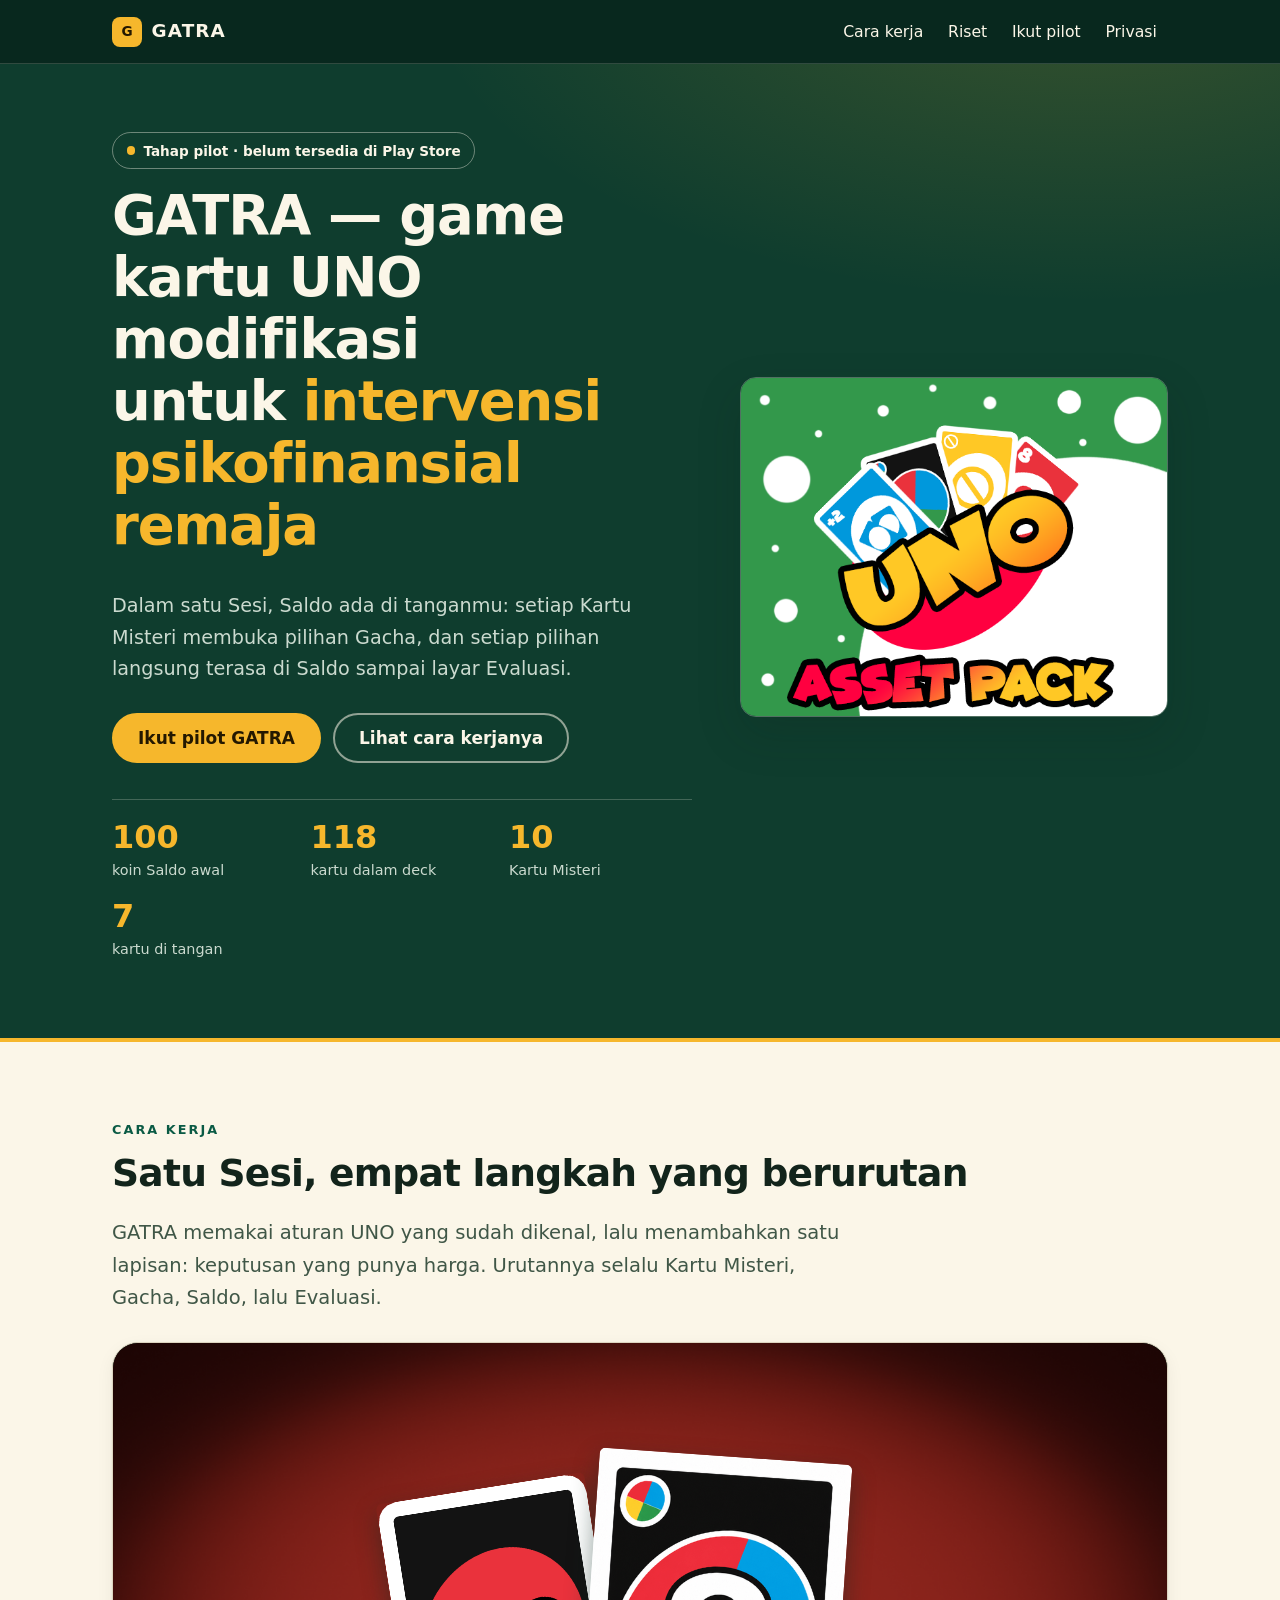
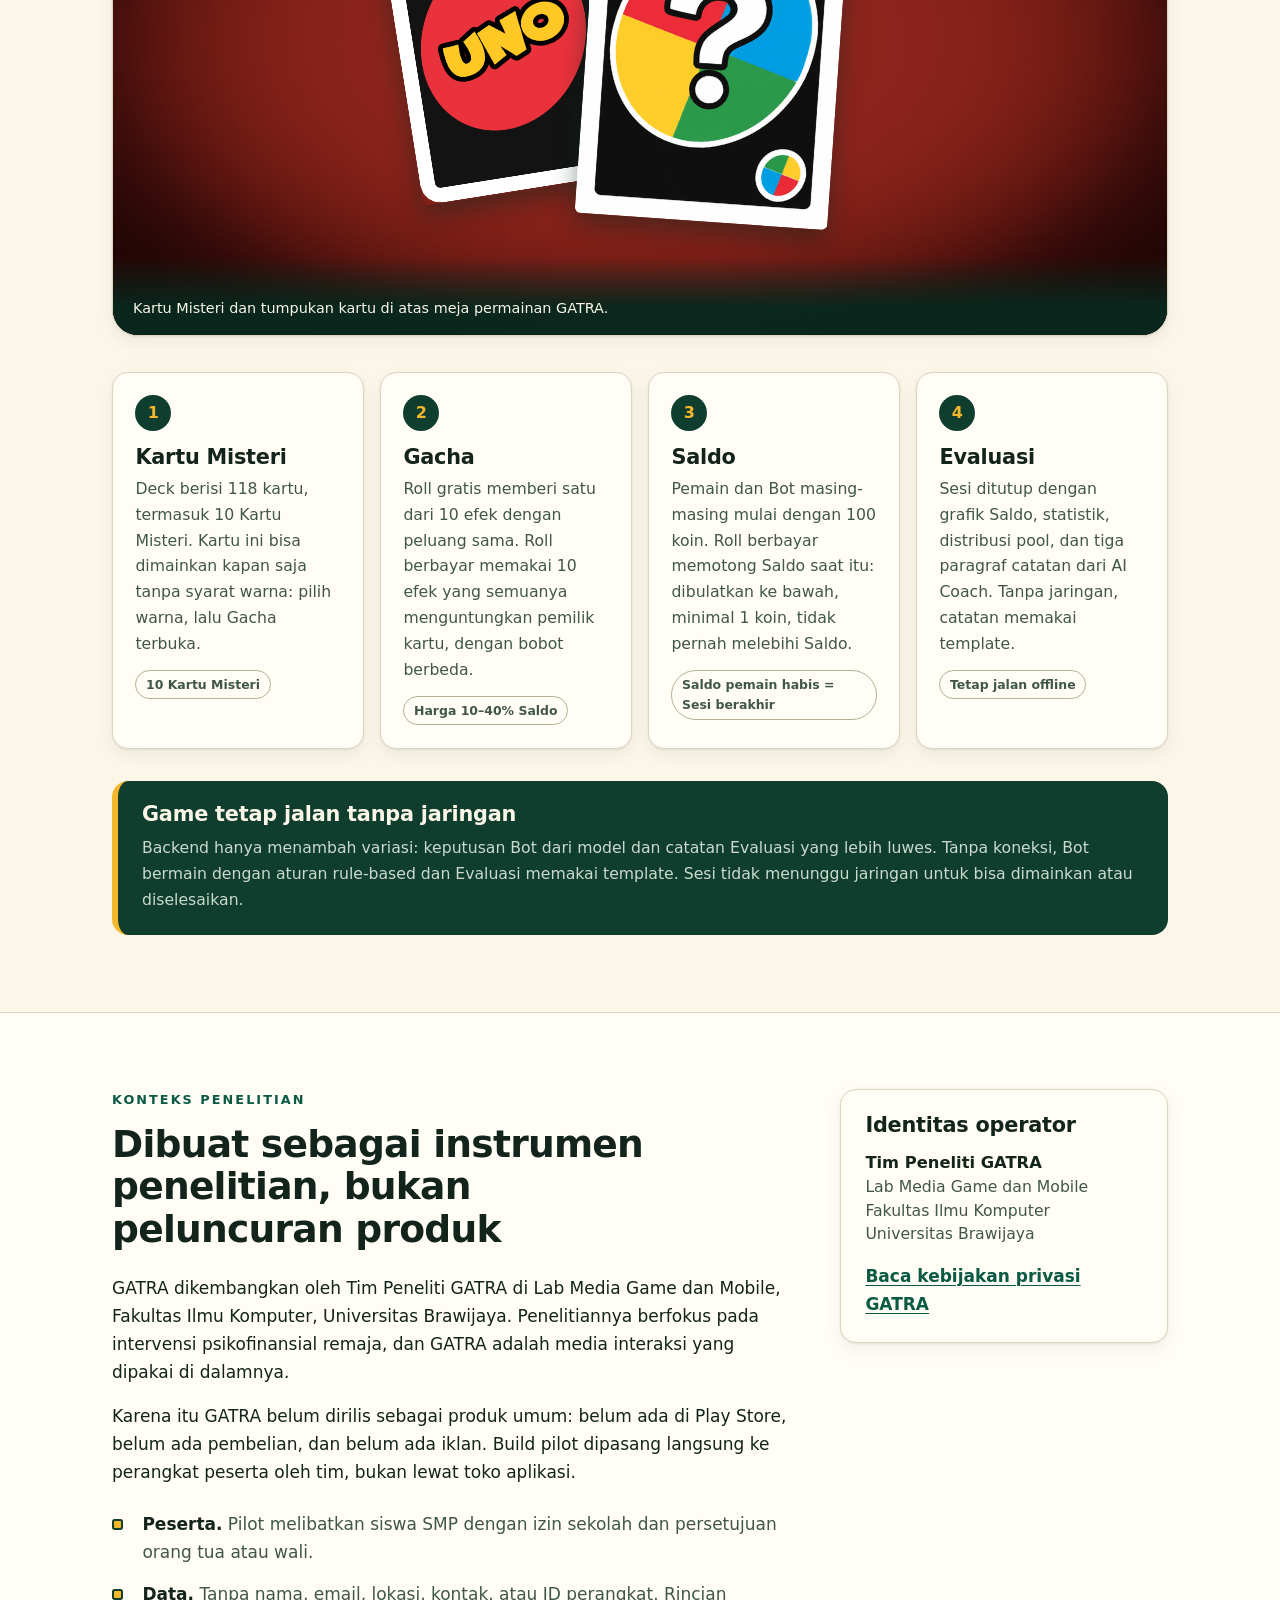
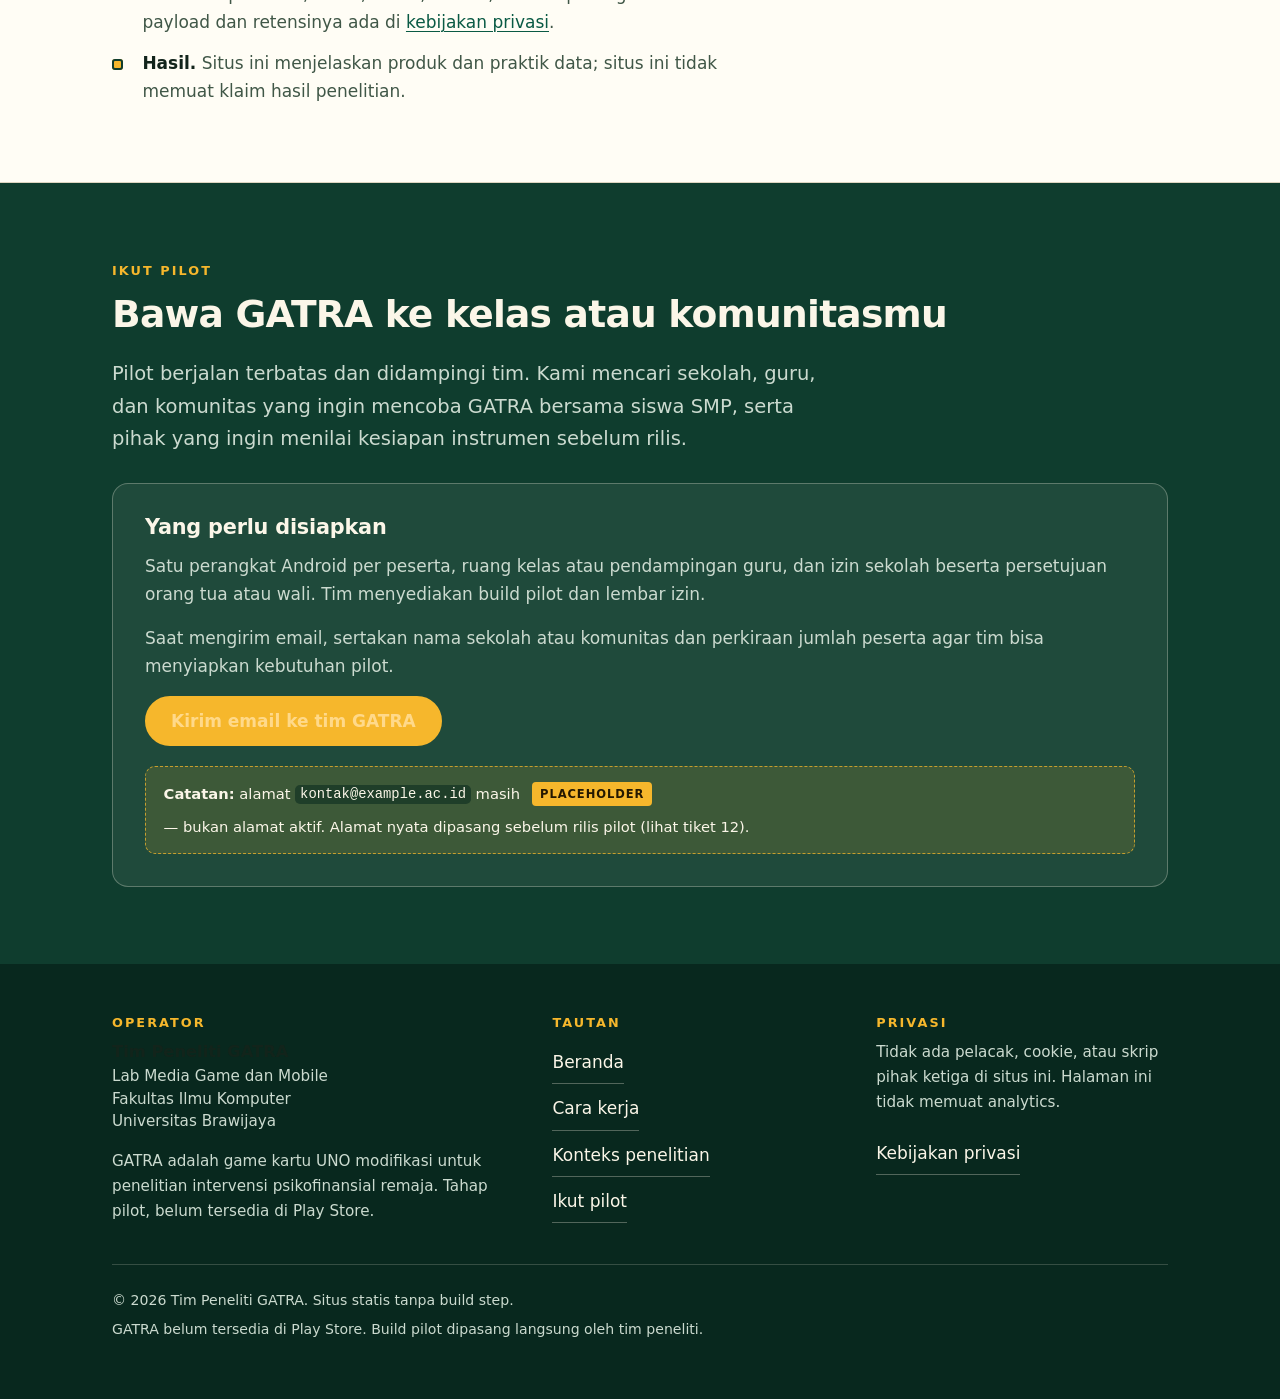
<file: index.html>
<!doctype html>
<html lang="id">
<head>
<meta charset="utf-8">
<meta name="viewport" content="width=device-width, initial-scale=1">
<title>GATRA — Game Kartu UNO untuk Intervensi Psikofinansial Remaja</title>
<meta name="description" content="GATRA adalah game kartu UNO modifikasi untuk penelitian intervensi psikofinansial remaja: Kartu Misteri, Gacha, Saldo, dan Evaluasi. Masih tahap pilot, belum tersedia di Play Store.">
<link rel="canonical" href="https://hadilo.github.io/gatra-frontend/">

<meta property="og:type" content="website">
<meta property="og:site_name" content="GATRA">
<meta property="og:locale" content="id_ID">
<meta property="og:title" content="GATRA — Game Kartu UNO untuk Intervensi Psikofinansial Remaja">
<meta property="og:description" content="Kartu Misteri membuka Gacha, Gacha menggerus atau menambah Saldo, dan Evaluasi menunjukkan akibatnya. Sebuah game kartu untuk penelitian intervensi psikofinansial remaja.">
<meta property="og:url" content="https://hadilo.github.io/gatra-frontend/">
<meta property="og:image" content="https://hadilo.github.io/gatra-frontend/assets/img/Banner.png">
<meta property="og:image:alt" content="Banner GATRA">

<meta name="twitter:card" content="summary_large_image">
<meta name="twitter:title" content="GATRA — Game Kartu UNO untuk Intervensi Psikofinansial Remaja">
<meta name="twitter:description" content="Kartu Misteri, Gacha, Saldo, dan Evaluasi dalam satu Sesi. Tahap pilot, belum tersedia di Play Store.">
<meta name="twitter:image" content="https://hadilo.github.io/gatra-frontend/assets/img/Banner.png">

<link rel="icon" href="assets/img/favicon.png" type="image/png">
<link rel="apple-touch-icon" href="assets/img/favicon.png">
<link rel="stylesheet" href="styles.css">
</head>
<body>
<a class="skip-link" href="#main">Langsung ke konten</a>

<header class="site-header">
  <div class="wrap">
    <a class="brand" href="index.html">
      <span class="brand-mark" aria-hidden="true">G</span>
      GATRA
    </a>
    <nav class="site-nav" aria-label="Navigasi utama">
      <ul>
        <li><a href="#cara-kerja">Cara kerja</a></li>
        <li><a href="#riset">Riset</a></li>
        <li><a href="#pilot">Ikut pilot</a></li>
        <li><a href="privacy.html">Privasi</a></li>
      </ul>
    </nav>
  </div>
</header>

<main id="main">

  <section class="hero" aria-labelledby="judul-utama">
    <div class="wrap hero-grid">
      <div>
        <p class="badge">Tahap pilot &middot; belum tersedia di Play Store</p>
        <h1 id="judul-utama">GATRA &mdash; game kartu UNO modifikasi untuk <span class="accent">intervensi psikofinansial remaja</span></h1>
        <p class="hero-lede">Dalam satu Sesi, Saldo ada di tanganmu: setiap Kartu Misteri membuka pilihan Gacha, dan setiap pilihan langsung terasa di Saldo sampai layar Evaluasi.</p>
        <div class="hero-actions">
          <a class="btn btn-primary" href="#pilot">Ikut pilot GATRA</a>
          <a class="btn btn-ghost" href="#cara-kerja">Lihat cara kerjanya</a>
        </div>

        <ul class="stats">
          <li>
            <span class="value">100</span>
            <span class="label">koin Saldo awal</span>
          </li>
          <li>
            <span class="value">118</span>
            <span class="label">kartu dalam deck</span>
          </li>
          <li>
            <span class="value">10</span>
            <span class="label">Kartu Misteri</span>
          </li>
          <li>
            <span class="value">7</span>
            <span class="label">kartu di tangan</span>
          </li>
        </ul>
      </div>

      <figure class="hero-art">
        <img src="assets/img/Banner.png" width="630" height="500"
             alt="Banner GATRA, gambar header yang tampil di aplikasi permainan">
      </figure>
    </div>
  </section>

  <section class="section" id="cara-kerja" aria-labelledby="judul-cara-kerja">
    <div class="wrap">
      <p class="eyebrow">Cara kerja</p>
      <h2 id="judul-cara-kerja">Satu Sesi, empat langkah yang berurutan</h2>
      <p class="lede">GATRA memakai aturan UNO yang sudah dikenal, lalu menambahkan satu lapisan: keputusan yang punya harga. Urutannya selalu Kartu Misteri, Gacha, Saldo, lalu Evaluasi.</p>

      <figure class="table-shot">
        <img class="table-shot__felt" src="assets/img/Table_0.png" width="1280" height="720"
             alt="" aria-hidden="true" loading="lazy" decoding="async">
        <img class="table-shot__card table-shot__card--back" src="assets/img/Deck.png" width="388" height="562"
             alt="Punggung kartu GATRA" loading="lazy" decoding="async">
        <img class="table-shot__card table-shot__card--mystery" src="assets/img/Mystery_Card.png" width="388" height="562"
             alt="Kartu Misteri GATRA" loading="lazy" decoding="async">
        <figcaption>Kartu Misteri dan tumpukan kartu di atas meja permainan GATRA.</figcaption>
      </figure>

      <ol class="steps">
        <li class="step">
          <span class="step-num" aria-hidden="true">1</span>
          <h3>Kartu Misteri</h3>
          <p>Deck berisi 118 kartu, termasuk 10 Kartu Misteri. Kartu ini bisa dimainkan kapan saja tanpa syarat warna: pilih warna, lalu Gacha terbuka.</p>
          <span class="step-tag">10 Kartu Misteri</span>
        </li>
        <li class="step">
          <span class="step-num" aria-hidden="true">2</span>
          <h3>Gacha</h3>
          <p>Roll gratis memberi satu dari 10 efek dengan peluang sama. Roll berbayar memakai 10 efek yang semuanya menguntungkan pemilik kartu, dengan bobot berbeda.</p>
          <span class="step-tag">Harga 10&ndash;40% Saldo</span>
        </li>
        <li class="step">
          <span class="step-num" aria-hidden="true">3</span>
          <h3>Saldo</h3>
          <p>Pemain dan Bot masing-masing mulai dengan 100 koin. Roll berbayar memotong Saldo saat itu: dibulatkan ke bawah, minimal 1 koin, tidak pernah melebihi Saldo.</p>
          <span class="step-tag">Saldo pemain habis = Sesi berakhir</span>
        </li>
        <li class="step">
          <span class="step-num" aria-hidden="true">4</span>
          <h3>Evaluasi</h3>
          <p>Sesi ditutup dengan grafik Saldo, statistik, distribusi pool, dan tiga paragraf catatan dari AI Coach. Tanpa jaringan, catatan memakai template.</p>
          <span class="step-tag">Tetap jalan offline</span>
        </li>
      </ol>

      <aside class="callout">
        <h3>Game tetap jalan tanpa jaringan</h3>
        <p>Backend hanya menambah variasi: keputusan Bot dari model dan catatan Evaluasi yang lebih luwes. Tanpa koneksi, Bot bermain dengan aturan rule-based dan Evaluasi memakai template. Sesi tidak menunggu jaringan untuk bisa dimainkan atau diselesaikan.</p>
      </aside>
    </div>
  </section>

  <section class="section section--paper" id="riset" aria-labelledby="judul-riset">
    <div class="wrap split">
      <div>
        <p class="eyebrow">Konteks penelitian</p>
        <h2 id="judul-riset">Dibuat sebagai instrumen penelitian, bukan peluncuran produk</h2>
        <p>GATRA dikembangkan oleh Tim Peneliti GATRA di Lab Media Game dan Mobile, Fakultas Ilmu Komputer, Universitas Brawijaya. Penelitiannya berfokus pada intervensi psikofinansial remaja, dan GATRA adalah media interaksi yang dipakai di dalamnya.</p>
        <p>Karena itu GATRA belum dirilis sebagai produk umum: belum ada di Play Store, belum ada pembelian, dan belum ada iklan. Build pilot dipasang langsung ke perangkat peserta oleh tim, bukan lewat toko aplikasi.</p>
        <ul class="facts">
          <li><strong>Peserta.</strong> Pilot melibatkan siswa SMP dengan izin sekolah dan persetujuan orang tua atau wali.</li>
          <li><strong>Data.</strong> Tanpa nama, email, lokasi, kontak, atau ID perangkat. Rincian payload dan retensinya ada di <a href="privacy.html">kebijakan privasi</a>.</li>
          <li><strong>Hasil.</strong> Situs ini menjelaskan produk dan praktik data; situs ini tidak memuat klaim hasil penelitian.</li>
        </ul>
      </div>

      <div class="card">
        <h3>Identitas operator</h3>
        <p class="identity">
          <strong>Tim Peneliti GATRA</strong>
          Lab Media Game dan Mobile<br>
          Fakultas Ilmu Komputer<br>
          Universitas Brawijaya
        </p>
        <p><a class="card-link" href="privacy.html">Baca kebijakan privasi GATRA</a></p>
      </div>
    </div>
  </section>

  <section class="section section--dark" id="pilot" aria-labelledby="judul-pilot">
    <div class="wrap">
      <p class="eyebrow">Ikut pilot</p>
      <h2 id="judul-pilot">Bawa GATRA ke kelas atau komunitasmu</h2>
      <p class="lede">Pilot berjalan terbatas dan didampingi tim. Kami mencari sekolah, guru, dan komunitas yang ingin mencoba GATRA bersama siswa SMP, serta pihak yang ingin menilai kesiapan instrumen sebelum rilis.</p>

      <div class="pilot-box">
        <h3>Yang perlu disiapkan</h3>
        <p>Satu perangkat Android per peserta, ruang kelas atau pendampingan guru, dan izin sekolah beserta persetujuan orang tua atau wali. Tim menyediakan build pilot dan lembar izin.</p>
        <p>Saat mengirim email, sertakan nama sekolah atau komunitas dan perkiraan jumlah peserta agar tim bisa menyiapkan kebutuhan pilot.</p>

        <p>
          <a class="btn btn-primary" href="mailto:kontak@example.ac.id?subject=Pilot%20GATRA" aria-describedby="catatan-email">Kirim email ke tim GATRA</a>
        </p>

        <!-- TODO(contact-email): ganti dengan alamat nyata, lihat tiket 12 -->
        <div class="placeholder" id="catatan-email">
          <span><strong>Catatan:</strong> alamat <code>kontak@example.ac.id</code> masih</span>
          <span class="tag">PLACEHOLDER</span>
          <span>&mdash; bukan alamat aktif. Alamat nyata dipasang sebelum rilis pilot (lihat tiket 12).</span>
        </div>
      </div>
    </div>
  </section>

</main>

<footer class="site-footer">
  <div class="wrap">
    <div>
      <h2>Operator</h2>
      <p class="identity">
        <strong>Tim Peneliti GATRA</strong>
        Lab Media Game dan Mobile<br>
        Fakultas Ilmu Komputer<br>
        Universitas Brawijaya
      </p>
      <p>GATRA adalah game kartu UNO modifikasi untuk penelitian intervensi psikofinansial remaja. Tahap pilot, belum tersedia di Play Store.</p>
    </div>

    <nav aria-label="Tautan kaki halaman">
      <h2>Tautan</h2>
      <ul class="footer-links">
        <li><a href="index.html">Beranda</a></li>
        <li><a href="#cara-kerja">Cara kerja</a></li>
        <li><a href="#riset">Konteks penelitian</a></li>
        <li><a href="#pilot">Ikut pilot</a></li>
      </ul>
    </nav>

    <div>
      <h2>Privasi</h2>
      <p>Tidak ada pelacak, cookie, atau skrip pihak ketiga di situs ini. Halaman ini tidak memuat analytics.</p>
      <ul class="footer-links">
        <li><a href="privacy.html">Kebijakan privasi</a></li>
      </ul>
    </div>

    <div class="footer-meta">
      <p>&copy; 2026 Tim Peneliti GATRA. Situs statis tanpa build step.</p>
      <p>GATRA belum tersedia di Play Store. Build pilot dipasang langsung oleh tim peneliti.</p>
    </div>
  </div>
</footer>
</body>
</html>
</file>
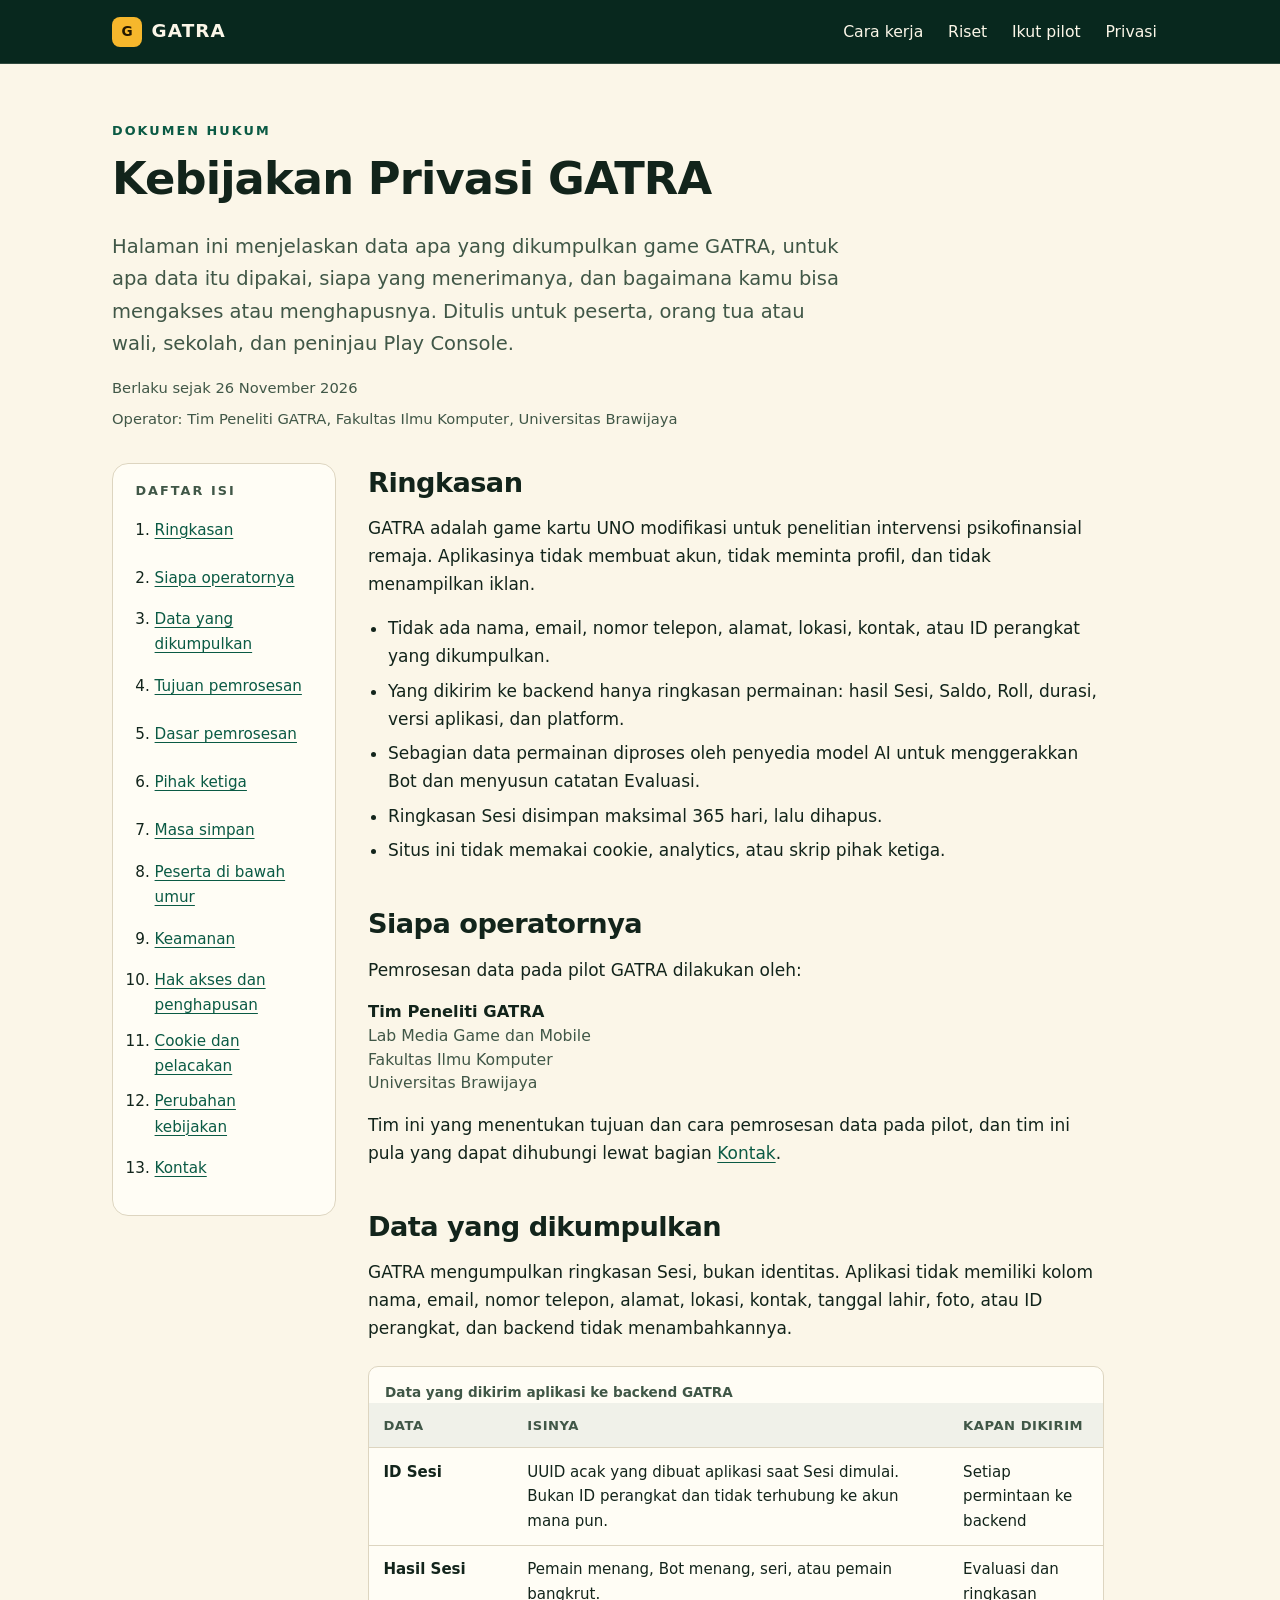
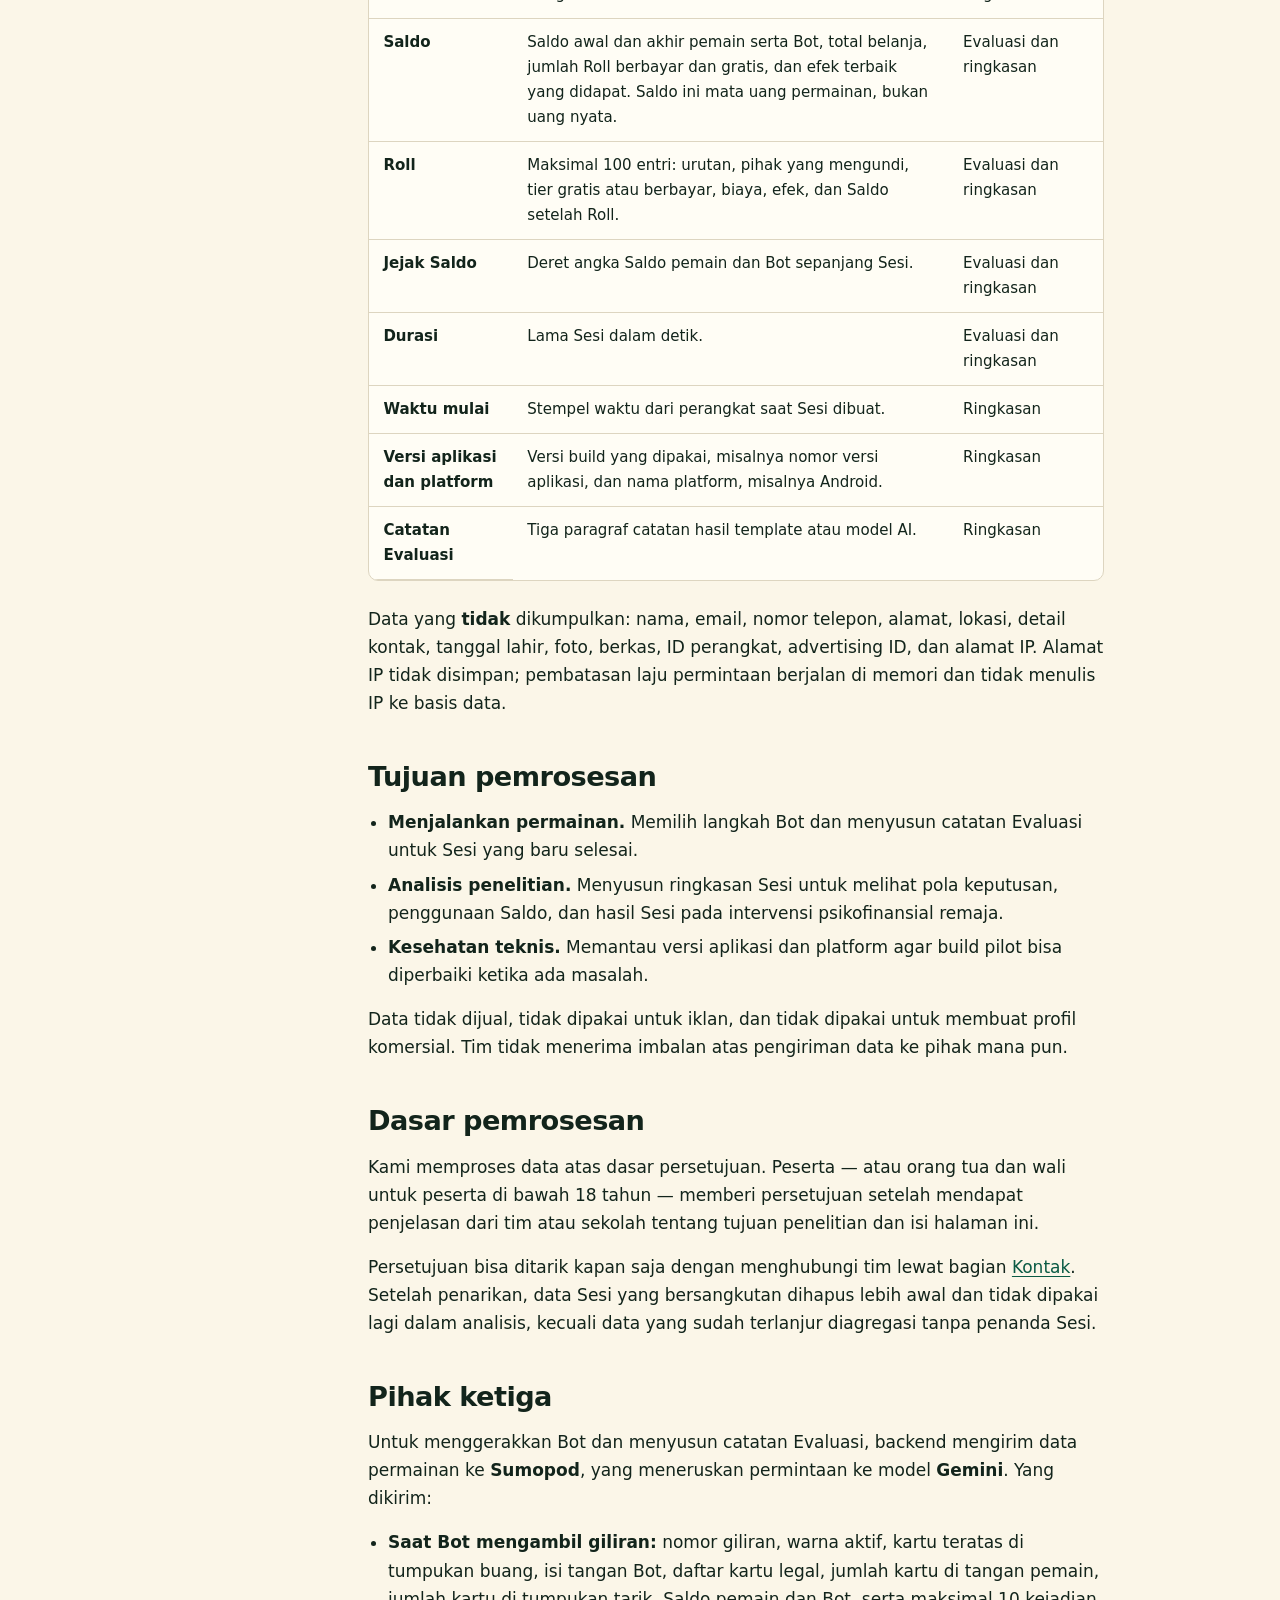
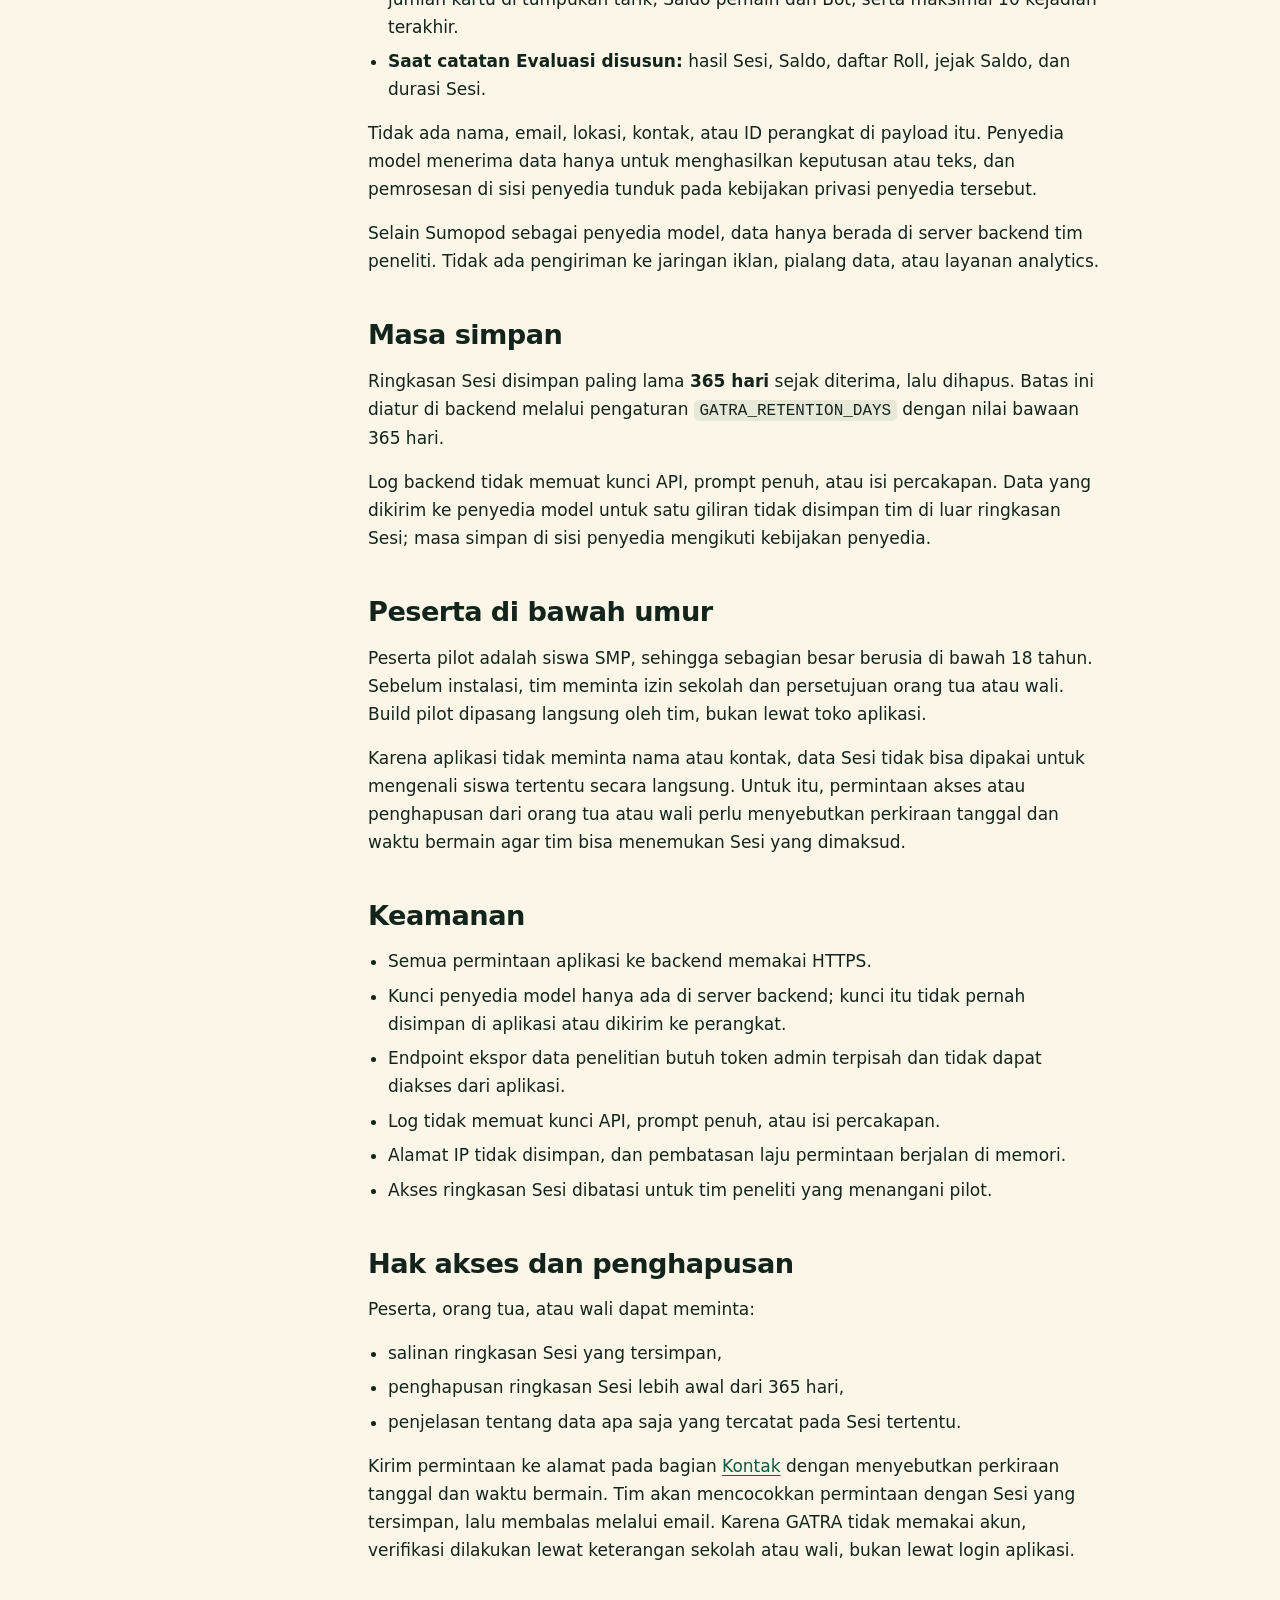
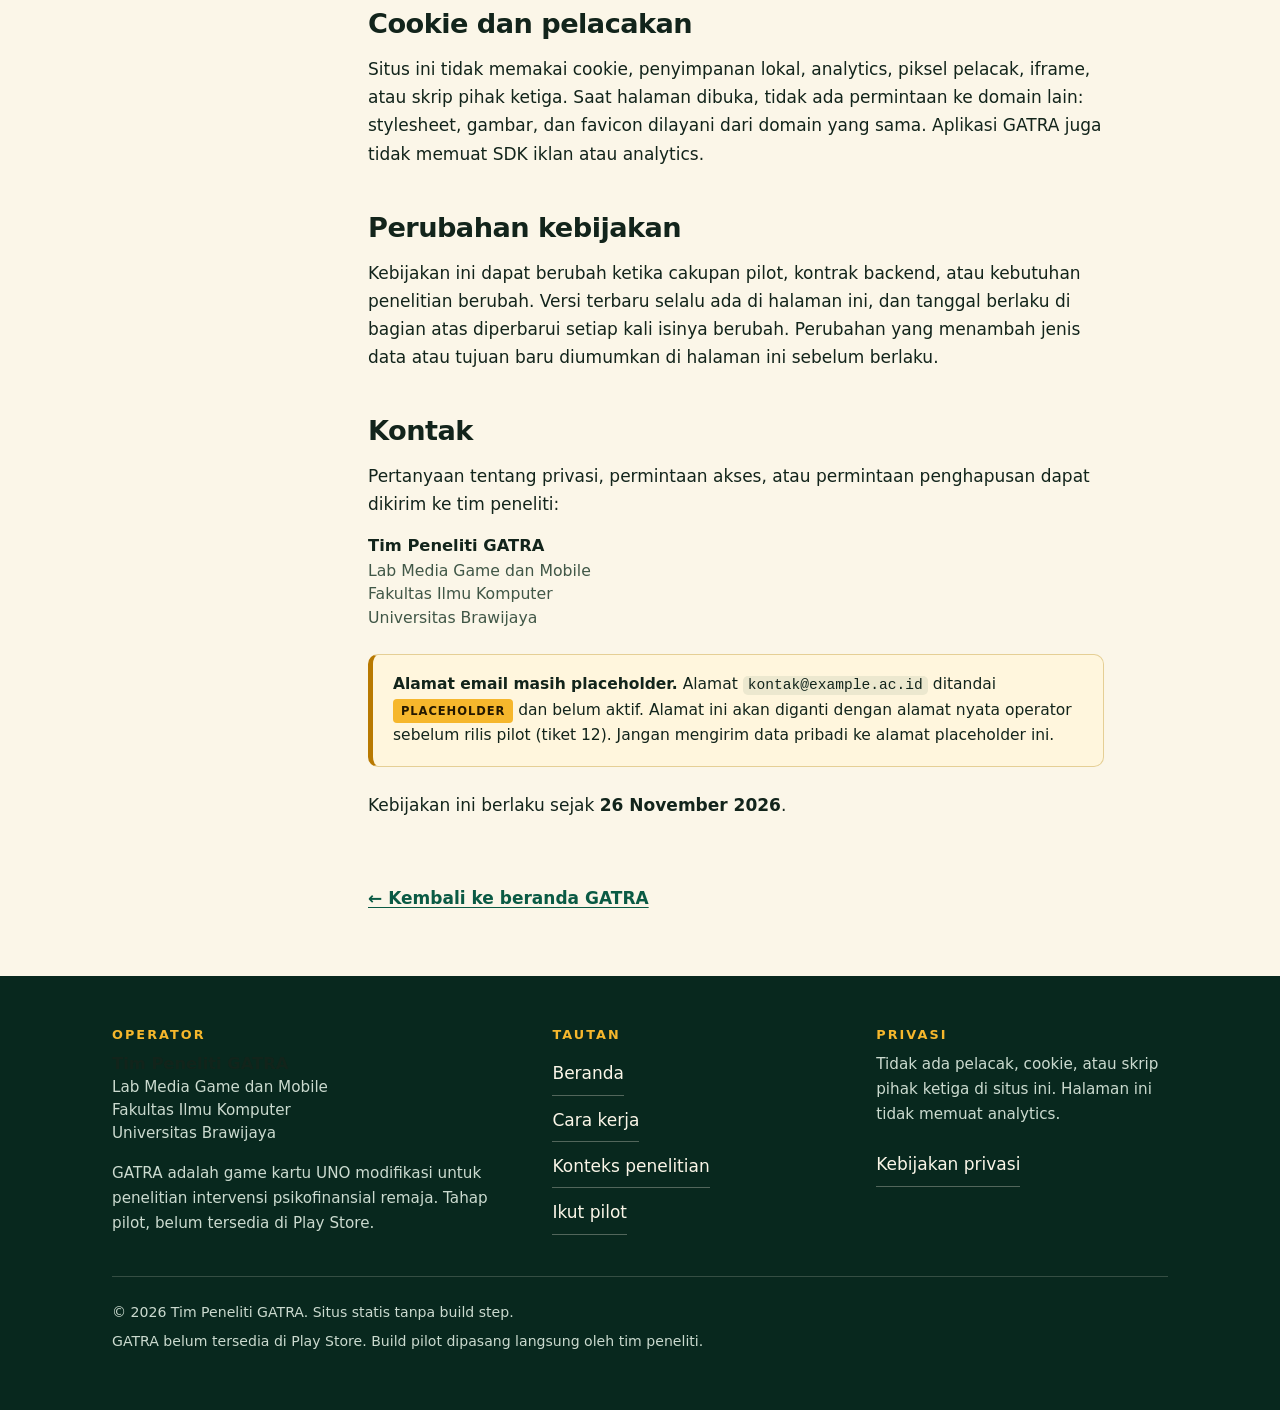
<file: privacy.html>
<!doctype html>
<html lang="id">
<head>
<meta charset="utf-8">
<meta name="viewport" content="width=device-width, initial-scale=1">
<title>Kebijakan Privasi — GATRA</title>
<meta name="description" content="Kebijakan privasi GATRA: data permainan yang dikumpulkan, tujuan penelitian, retensi 365 hari, pihak ketiga penyedia model AI, peserta di bawah umur, dan hak akses atau hapus data.">
<link rel="canonical" href="https://hadilo.github.io/gatra-frontend/privacy.html">

<meta property="og:type" content="article">
<meta property="og:site_name" content="GATRA">
<meta property="og:locale" content="id_ID">
<meta property="og:title" content="Kebijakan Privasi — GATRA">
<meta property="og:description" content="Tanpa nama, email, lokasi, kontak, atau ID perangkat. GATRA hanya mengumpulkan ringkasan Sesi untuk penelitian, disimpan maksimal 365 hari.">
<meta property="og:url" content="https://hadilo.github.io/gatra-frontend/privacy.html">
<meta property="og:image" content="https://hadilo.github.io/gatra-frontend/assets/img/Banner.png">
<meta property="og:image:alt" content="Banner GATRA">

<meta name="twitter:card" content="summary_large_image">
<meta name="twitter:title" content="Kebijakan Privasi — GATRA">
<meta name="twitter:description" content="Data yang dikumpulkan GATRA, tujuan penelitian, retensi 365 hari, dan hak akses atau hapus data.">
<meta name="twitter:image" content="https://hadilo.github.io/gatra-frontend/assets/img/Banner.png">

<link rel="icon" href="assets/img/favicon.png" type="image/png">
<link rel="apple-touch-icon" href="assets/img/favicon.png">
<link rel="stylesheet" href="styles.css">
</head>
<body>
<a class="skip-link" href="#main">Langsung ke konten</a>

<header class="site-header">
  <div class="wrap">
    <a class="brand" href="index.html">
      <span class="brand-mark" aria-hidden="true">G</span>
      GATRA
    </a>
    <nav class="site-nav" aria-label="Navigasi utama">
      <ul>
        <li><a href="index.html#cara-kerja">Cara kerja</a></li>
        <li><a href="index.html#riset">Riset</a></li>
        <li><a href="index.html#pilot">Ikut pilot</a></li>
        <li><a href="privacy.html" aria-current="page">Privasi</a></li>
      </ul>
    </nav>
  </div>
</header>

<main id="main" class="doc">
  <div class="wrap">

    <header class="doc-header">
      <p class="eyebrow">Dokumen hukum</p>
      <h1>Kebijakan Privasi GATRA</h1>
      <p class="lede">Halaman ini menjelaskan data apa yang dikumpulkan game GATRA, untuk apa data itu dipakai, siapa yang menerimanya, dan bagaimana kamu bisa mengakses atau menghapusnya. Ditulis untuk peserta, orang tua atau wali, sekolah, dan peninjau Play Console.</p>
      <p class="meta-line">
        <span>Berlaku sejak 26 November 2026</span>
        <span>Operator: Tim Peneliti GATRA, Fakultas Ilmu Komputer, Universitas Brawijaya</span>
      </p>
    </header>

    <div class="doc-layout">
      <nav class="toc" aria-label="Daftar isi">
        <h2>Daftar isi</h2>
        <ol>
          <li><a href="#ringkasan">Ringkasan</a></li>
          <li><a href="#operator">Siapa operatornya</a></li>
          <li><a href="#data">Data yang dikumpulkan</a></li>
          <li><a href="#tujuan">Tujuan pemrosesan</a></li>
          <li><a href="#dasar">Dasar pemrosesan</a></li>
          <li><a href="#pihak-ketiga">Pihak ketiga</a></li>
          <li><a href="#retensi">Masa simpan</a></li>
          <li><a href="#peserta-muda">Peserta di bawah umur</a></li>
          <li><a href="#keamanan">Keamanan</a></li>
          <li><a href="#hak">Hak akses dan penghapusan</a></li>
          <li><a href="#cookie">Cookie dan pelacakan</a></li>
          <li><a href="#perubahan">Perubahan kebijakan</a></li>
          <li><a href="#kontak">Kontak</a></li>
        </ol>
      </nav>

      <article class="prose">

        <h2 id="ringkasan">Ringkasan</h2>
        <p>GATRA adalah game kartu UNO modifikasi untuk penelitian intervensi psikofinansial remaja. Aplikasinya tidak membuat akun, tidak meminta profil, dan tidak menampilkan iklan.</p>
        <ul>
          <li>Tidak ada nama, email, nomor telepon, alamat, lokasi, kontak, atau ID perangkat yang dikumpulkan.</li>
          <li>Yang dikirim ke backend hanya ringkasan permainan: hasil Sesi, Saldo, Roll, durasi, versi aplikasi, dan platform.</li>
          <li>Sebagian data permainan diproses oleh penyedia model AI untuk menggerakkan Bot dan menyusun catatan Evaluasi.</li>
          <li>Ringkasan Sesi disimpan maksimal 365 hari, lalu dihapus.</li>
          <li>Situs ini tidak memakai cookie, analytics, atau skrip pihak ketiga.</li>
        </ul>

        <h2 id="operator">Siapa operatornya</h2>
        <p>Pemrosesan data pada pilot GATRA dilakukan oleh:</p>
        <p class="identity">
          <strong>Tim Peneliti GATRA</strong>
          Lab Media Game dan Mobile<br>
          Fakultas Ilmu Komputer<br>
          Universitas Brawijaya
        </p>
        <p>Tim ini yang menentukan tujuan dan cara pemrosesan data pada pilot, dan tim ini pula yang dapat dihubungi lewat bagian <a href="#kontak">Kontak</a>.</p>

        <h2 id="data">Data yang dikumpulkan</h2>
        <p>GATRA mengumpulkan ringkasan Sesi, bukan identitas. Aplikasi tidak memiliki kolom nama, email, nomor telepon, alamat, lokasi, kontak, tanggal lahir, foto, atau ID perangkat, dan backend tidak menambahkannya.</p>

        <div class="table-wrap">
          <table>
            <caption>Data yang dikirim aplikasi ke backend GATRA <span class="caption-hint">&mdash; geser tabel bila layarnya sempit.</span></caption>
            <thead>
              <tr>
                <th scope="col">Data</th>
                <th scope="col">Isinya</th>
                <th scope="col">Kapan dikirim</th>
              </tr>
            </thead>
            <tbody>
              <tr>
                <th scope="row">ID Sesi</th>
                <td>UUID acak yang dibuat aplikasi saat Sesi dimulai. Bukan ID perangkat dan tidak terhubung ke akun mana pun.</td>
                <td>Setiap permintaan ke backend</td>
              </tr>
              <tr>
                <th scope="row">Hasil Sesi</th>
                <td>Pemain menang, Bot menang, seri, atau pemain bangkrut.</td>
                <td>Evaluasi dan ringkasan</td>
              </tr>
              <tr>
                <th scope="row">Saldo</th>
                <td>Saldo awal dan akhir pemain serta Bot, total belanja, jumlah Roll berbayar dan gratis, dan efek terbaik yang didapat. Saldo ini mata uang permainan, bukan uang nyata.</td>
                <td>Evaluasi dan ringkasan</td>
              </tr>
              <tr>
                <th scope="row">Roll</th>
                <td>Maksimal 100 entri: urutan, pihak yang mengundi, tier gratis atau berbayar, biaya, efek, dan Saldo setelah Roll.</td>
                <td>Evaluasi dan ringkasan</td>
              </tr>
              <tr>
                <th scope="row">Jejak Saldo</th>
                <td>Deret angka Saldo pemain dan Bot sepanjang Sesi.</td>
                <td>Evaluasi dan ringkasan</td>
              </tr>
              <tr>
                <th scope="row">Durasi</th>
                <td>Lama Sesi dalam detik.</td>
                <td>Evaluasi dan ringkasan</td>
              </tr>
              <tr>
                <th scope="row">Waktu mulai</th>
                <td>Stempel waktu dari perangkat saat Sesi dibuat.</td>
                <td>Ringkasan</td>
              </tr>
              <tr>
                <th scope="row">Versi aplikasi dan platform</th>
                <td>Versi build yang dipakai, misalnya nomor versi aplikasi, dan nama platform, misalnya Android.</td>
                <td>Ringkasan</td>
              </tr>
              <tr>
                <th scope="row">Catatan Evaluasi</th>
                <td>Tiga paragraf catatan hasil template atau model AI.</td>
                <td>Ringkasan</td>
              </tr>
            </tbody>
          </table>
        </div>

        <p>Data yang <strong>tidak</strong> dikumpulkan: nama, email, nomor telepon, alamat, lokasi, detail kontak, tanggal lahir, foto, berkas, ID perangkat, advertising ID, dan alamat IP. Alamat IP tidak disimpan; pembatasan laju permintaan berjalan di memori dan tidak menulis IP ke basis data.</p>

        <h2 id="tujuan">Tujuan pemrosesan</h2>
        <ul>
          <li><strong>Menjalankan permainan.</strong> Memilih langkah Bot dan menyusun catatan Evaluasi untuk Sesi yang baru selesai.</li>
          <li><strong>Analisis penelitian.</strong> Menyusun ringkasan Sesi untuk melihat pola keputusan, penggunaan Saldo, dan hasil Sesi pada intervensi psikofinansial remaja.</li>
          <li><strong>Kesehatan teknis.</strong> Memantau versi aplikasi dan platform agar build pilot bisa diperbaiki ketika ada masalah.</li>
        </ul>
        <p>Data tidak dijual, tidak dipakai untuk iklan, dan tidak dipakai untuk membuat profil komersial. Tim tidak menerima imbalan atas pengiriman data ke pihak mana pun.</p>

        <h2 id="dasar">Dasar pemrosesan</h2>
        <p>Kami memproses data atas dasar persetujuan. Peserta — atau orang tua dan wali untuk peserta di bawah 18 tahun — memberi persetujuan setelah mendapat penjelasan dari tim atau sekolah tentang tujuan penelitian dan isi halaman ini.</p>
        <p>Persetujuan bisa ditarik kapan saja dengan menghubungi tim lewat bagian <a href="#kontak">Kontak</a>. Setelah penarikan, data Sesi yang bersangkutan dihapus lebih awal dan tidak dipakai lagi dalam analisis, kecuali data yang sudah terlanjur diagregasi tanpa penanda Sesi.</p>

        <h2 id="pihak-ketiga">Pihak ketiga</h2>
        <p>Untuk menggerakkan Bot dan menyusun catatan Evaluasi, backend mengirim data permainan ke <strong>Sumopod</strong>, yang meneruskan permintaan ke model <strong>Gemini</strong>. Yang dikirim:</p>
        <ul>
          <li><strong>Saat Bot mengambil giliran:</strong> nomor giliran, warna aktif, kartu teratas di tumpukan buang, isi tangan Bot, daftar kartu legal, jumlah kartu di tangan pemain, jumlah kartu di tumpukan tarik, Saldo pemain dan Bot, serta maksimal 10 kejadian terakhir.</li>
          <li><strong>Saat catatan Evaluasi disusun:</strong> hasil Sesi, Saldo, daftar Roll, jejak Saldo, dan durasi Sesi.</li>
        </ul>
        <p>Tidak ada nama, email, lokasi, kontak, atau ID perangkat di payload itu. Penyedia model menerima data hanya untuk menghasilkan keputusan atau teks, dan pemrosesan di sisi penyedia tunduk pada kebijakan privasi penyedia tersebut.</p>
        <p>Selain Sumopod sebagai penyedia model, data hanya berada di server backend tim peneliti. Tidak ada pengiriman ke jaringan iklan, pialang data, atau layanan analytics.</p>

        <h2 id="retensi">Masa simpan</h2>
        <p>Ringkasan Sesi disimpan paling lama <strong>365 hari</strong> sejak diterima, lalu dihapus. Batas ini diatur di backend melalui pengaturan <code>GATRA_RETENTION_DAYS</code> dengan nilai bawaan 365 hari.</p>
        <p>Log backend tidak memuat kunci API, prompt penuh, atau isi percakapan. Data yang dikirim ke penyedia model untuk satu giliran tidak disimpan tim di luar ringkasan Sesi; masa simpan di sisi penyedia mengikuti kebijakan penyedia.</p>

        <h2 id="peserta-muda">Peserta di bawah umur</h2>
        <p>Peserta pilot adalah siswa SMP, sehingga sebagian besar berusia di bawah 18 tahun. Sebelum instalasi, tim meminta izin sekolah dan persetujuan orang tua atau wali. Build pilot dipasang langsung oleh tim, bukan lewat toko aplikasi.</p>
        <p>Karena aplikasi tidak meminta nama atau kontak, data Sesi tidak bisa dipakai untuk mengenali siswa tertentu secara langsung. Untuk itu, permintaan akses atau penghapusan dari orang tua atau wali perlu menyebutkan perkiraan tanggal dan waktu bermain agar tim bisa menemukan Sesi yang dimaksud.</p>

        <h2 id="keamanan">Keamanan</h2>
        <ul>
          <li>Semua permintaan aplikasi ke backend memakai HTTPS.</li>
          <li>Kunci penyedia model hanya ada di server backend; kunci itu tidak pernah disimpan di aplikasi atau dikirim ke perangkat.</li>
          <li>Endpoint ekspor data penelitian butuh token admin terpisah dan tidak dapat diakses dari aplikasi.</li>
          <li>Log tidak memuat kunci API, prompt penuh, atau isi percakapan.</li>
          <li>Alamat IP tidak disimpan, dan pembatasan laju permintaan berjalan di memori.</li>
          <li>Akses ringkasan Sesi dibatasi untuk tim peneliti yang menangani pilot.</li>
        </ul>

        <h2 id="hak">Hak akses dan penghapusan</h2>
        <p>Peserta, orang tua, atau wali dapat meminta:</p>
        <ul>
          <li>salinan ringkasan Sesi yang tersimpan,</li>
          <li>penghapusan ringkasan Sesi lebih awal dari 365 hari,</li>
          <li>penjelasan tentang data apa saja yang tercatat pada Sesi tertentu.</li>
        </ul>
        <p>Kirim permintaan ke alamat pada bagian <a href="#kontak">Kontak</a> dengan menyebutkan perkiraan tanggal dan waktu bermain. Tim akan mencocokkan permintaan dengan Sesi yang tersimpan, lalu membalas melalui email. Karena GATRA tidak memakai akun, verifikasi dilakukan lewat keterangan sekolah atau wali, bukan lewat login aplikasi.</p>

        <h2 id="cookie">Cookie dan pelacakan</h2>
        <p>Situs ini tidak memakai cookie, penyimpanan lokal, analytics, piksel pelacak, iframe, atau skrip pihak ketiga. Saat halaman dibuka, tidak ada permintaan ke domain lain: stylesheet, gambar, dan favicon dilayani dari domain yang sama. Aplikasi GATRA juga tidak memuat SDK iklan atau analytics.</p>

        <h2 id="perubahan">Perubahan kebijakan</h2>
        <p>Kebijakan ini dapat berubah ketika cakupan pilot, kontrak backend, atau kebutuhan penelitian berubah. Versi terbaru selalu ada di halaman ini, dan tanggal berlaku di bagian atas diperbarui setiap kali isinya berubah. Perubahan yang menambah jenis data atau tujuan baru diumumkan di halaman ini sebelum berlaku.</p>

        <h2 id="kontak">Kontak</h2>
        <p>Pertanyaan tentang privasi, permintaan akses, atau permintaan penghapusan dapat dikirim ke tim peneliti:</p>
        <p class="identity">
          <strong>Tim Peneliti GATRA</strong>
          Lab Media Game dan Mobile<br>
          Fakultas Ilmu Komputer<br>
          Universitas Brawijaya
        </p>

        <!-- TODO(contact-email): ganti dengan alamat nyata, lihat tiket 12 -->
        <div class="note note--alert">
          <p><strong>Alamat email masih placeholder.</strong> Alamat <code>kontak@example.ac.id</code> ditandai <span class="tag">PLACEHOLDER</span> dan belum aktif. Alamat ini akan diganti dengan alamat nyata operator sebelum rilis pilot (tiket 12). Jangan mengirim data pribadi ke alamat placeholder ini.</p>
        </div>

        <p>Kebijakan ini berlaku sejak <strong>26 November 2026</strong>.</p>

        <a class="back-link" href="index.html">&larr; Kembali ke beranda GATRA</a>
      </article>
    </div>
  </div>
</main>

<footer class="site-footer">
  <div class="wrap">
    <div>
      <h2>Operator</h2>
      <p class="identity">
        <strong>Tim Peneliti GATRA</strong>
        Lab Media Game dan Mobile<br>
        Fakultas Ilmu Komputer<br>
        Universitas Brawijaya
      </p>
      <p>GATRA adalah game kartu UNO modifikasi untuk penelitian intervensi psikofinansial remaja. Tahap pilot, belum tersedia di Play Store.</p>
    </div>

    <nav aria-label="Tautan kaki halaman">
      <h2>Tautan</h2>
      <ul class="footer-links">
        <li><a href="index.html">Beranda</a></li>
        <li><a href="index.html#cara-kerja">Cara kerja</a></li>
        <li><a href="index.html#riset">Konteks penelitian</a></li>
        <li><a href="index.html#pilot">Ikut pilot</a></li>
      </ul>
    </nav>

    <div>
      <h2>Privasi</h2>
      <p>Tidak ada pelacak, cookie, atau skrip pihak ketiga di situs ini. Halaman ini tidak memuat analytics.</p>
      <ul class="footer-links">
        <li><a href="privacy.html">Kebijakan privasi</a></li>
      </ul>
    </div>

    <div class="footer-meta">
      <p>&copy; 2026 Tim Peneliti GATRA. Situs statis tanpa build step.</p>
      <p>GATRA belum tersedia di Play Store. Build pilot dipasang langsung oleh tim peneliti.</p>
    </div>
  </div>
</footer>
</body>
</html>
</file>
<file: styles.css>
/* GATRA — situs publik statis. Tanpa font eksternal, tanpa aset pihak ketiga. */

:root {
  --felt: #0f3d2e;
  --felt-deep: #08281e;
  --cream: #fbf6e8;
  --paper: #fffdf5;
  --ink: #12241b;
  --ink-soft: #405747;
  --line: #ddd5c0;
  --line-strong: #b9ae94;
  --gold: #f6b72c;
  --gold-ink: #241800;
  --link: #0a5a44;
  --link-hover: #073f31;
  --on-dark: #fbf6e8;
  --on-dark-soft: #cbdacf;
  --focus: #0a5a44;
  --focus-on-dark: #ffd98a;
  --radius-sm: 10px;
  --radius: 16px;
  --radius-lg: 26px;
  --shadow-sm: 0 1px 2px rgba(9, 40, 30, 0.08), 0 6px 18px rgba(9, 40, 30, 0.06);
  --shadow: 0 18px 44px rgba(9, 40, 30, 0.18);
  --max: 70rem;
  --font: ui-sans-serif, system-ui, -apple-system, "Segoe UI", Roboto, "Helvetica Neue",
    Arial, "Noto Sans", sans-serif;
}

*,
*::before,
*::after {
  box-sizing: border-box;
}

html {
  -webkit-text-size-adjust: 100%;
  scroll-behavior: smooth;
}

body {
  margin: 0;
  font-family: var(--font);
  font-size: 1.0625rem;
  line-height: 1.65;
  color: var(--ink);
  background: var(--cream);
}

img {
  max-width: 100%;
  height: auto;
}

h1,
h2,
h3 {
  margin: 0 0 0.6em;
  font-weight: 750;
  line-height: 1.14;
  letter-spacing: -0.02em;
  text-wrap: balance;
}

h1 {
  font-size: clamp(2rem, 6vw, 3.4rem);
}

h2 {
  font-size: clamp(1.6rem, 3.6vw, 2.35rem);
}

h3 {
  font-size: clamp(1.1rem, 2vw, 1.3rem);
  letter-spacing: -0.01em;
}

p {
  margin: 0 0 1rem;
}

p:last-child,
ul:last-child,
ol:last-child {
  margin-bottom: 0;
}

a {
  color: var(--link);
  text-decoration-thickness: 1px;
  text-underline-offset: 0.18em;
}

a:hover {
  color: var(--link-hover);
  text-decoration-thickness: 2px;
}

strong {
  font-weight: 700;
}

code {
  font-family: ui-monospace, SFMono-Regular, Menlo, Consolas, "Liberation Mono", monospace;
  font-size: 0.94em;
  background: rgba(15, 61, 46, 0.08);
  border-radius: 5px;
  padding: 0.1em 0.35em;
  overflow-wrap: anywhere;
}

:focus-visible {
  outline: 3px solid var(--focus);
  outline-offset: 3px;
  border-radius: 4px;
}

.site-header :focus-visible,
.site-footer :focus-visible,
.hero :focus-visible {
  outline-color: var(--focus-on-dark);
}

.skip-link:focus-visible {
  outline-color: var(--on-dark);
}

/* ---------- Struktur ---------- */

.wrap {
  width: 100%;
  max-width: var(--max);
  margin-inline: auto;
  padding-inline: 1.25rem;
}

.section {
  padding-block: clamp(2.75rem, 6vw, 5rem);
}

.section--paper {
  background: var(--paper);
  border-block: 1px solid var(--line);
}

.section--dark {
  background: var(--felt);
  color: var(--on-dark);
}

.section--dark h2,
.section--dark h3 {
  color: var(--on-dark);
}

.section--dark p {
  color: var(--on-dark-soft);
}

.section--dark a {
  color: var(--focus-on-dark);
}

.section--dark code {
  background: rgba(251, 246, 232, 0.14);
  color: var(--on-dark);
}

.eyebrow {
  margin: 0 0 0.75rem;
  font-size: 0.8rem;
  font-weight: 700;
  letter-spacing: 0.16em;
  text-transform: uppercase;
  color: var(--link);
}

.section--dark .eyebrow {
  color: var(--gold);
}

.lede {
  font-size: clamp(1.05rem, 2.2vw, 1.22rem);
  color: var(--ink-soft);
  max-width: 46rem;
}

.section--dark .lede {
  color: var(--on-dark-soft);
}

/* ---------- Lompat ke konten ---------- */

.skip-link {
  position: fixed;
  top: 0.75rem;
  left: 0.75rem;
  z-index: 20;
  padding: 0.85rem 1.2rem;
  border-radius: var(--radius-sm);
  background: var(--gold);
  color: var(--gold-ink);
  font-weight: 700;
  transform: translateY(-200%);
  transition: transform 0.15s ease-out;
}

.skip-link:focus {
  transform: translateY(0);
  color: var(--gold-ink);
}

/* ---------- Header ---------- */

.site-header {
  background: var(--felt-deep);
  color: var(--on-dark);
  border-bottom: 1px solid rgba(251, 246, 232, 0.16);
}

.site-header .wrap {
  display: flex;
  flex-wrap: wrap;
  align-items: center;
  justify-content: space-between;
  gap: 0.35rem 1.25rem;
  padding-block: 0.6rem;
}

.brand {
  display: inline-flex;
  align-items: center;
  gap: 0.6rem;
  min-height: 44px;
  color: var(--on-dark);
  font-weight: 800;
  font-size: 1.15rem;
  letter-spacing: 0.06em;
  text-decoration: none;
}

.brand:hover {
  color: var(--on-dark);
}

.brand-mark {
  display: inline-grid;
  place-items: center;
  width: 30px;
  height: 30px;
  border-radius: 8px;
  background: var(--gold);
  color: var(--gold-ink);
  font-size: 0.85rem;
  font-weight: 800;
  letter-spacing: 0;
}

.site-nav ul {
  display: flex;
  flex-wrap: wrap;
  align-items: center;
  gap: 0.15rem;
  margin: 0;
  padding: 0;
  list-style: none;
}

.site-nav a {
  display: inline-flex;
  align-items: center;
  min-height: 44px;
  padding-inline: 0.7rem;
  border-radius: var(--radius-sm);
  color: var(--on-dark);
  font-size: 0.98rem;
  text-decoration: none;
}

.site-nav a:hover {
  background: rgba(251, 246, 232, 0.12);
  color: var(--on-dark);
}

/* ---------- Hero ---------- */

.hero {
  position: relative;
  background:
    radial-gradient(60rem 30rem at 85% -10%, rgba(246, 183, 44, 0.18), transparent 70%),
    var(--felt);
  color: var(--on-dark);
  padding-block: clamp(2.25rem, 5.5vw, 4.25rem) clamp(2.5rem, 6vw, 4.75rem);
  border-bottom: 4px solid var(--gold);
}

.hero-grid {
  display: grid;
  gap: clamp(1.75rem, 4vw, 3rem);
  align-items: center;
}

.hero h1 {
  color: var(--on-dark);
  max-width: 22ch;
}

.hero h1 .accent {
  color: var(--gold);
}

.hero-lede {
  max-width: 34rem;
  font-size: clamp(1.05rem, 2.3vw, 1.2rem);
  color: var(--on-dark-soft);
}

.badge {
  display: inline-flex;
  align-items: center;
  gap: 0.5rem;
  padding: 0.4rem 0.85rem;
  border: 1px solid rgba(251, 246, 232, 0.4);
  border-radius: 999px;
  font-size: 0.85rem;
  font-weight: 600;
  color: var(--on-dark);
}

.badge::before {
  content: "";
  width: 0.55rem;
  height: 0.55rem;
  border-radius: 50%;
  background: var(--gold);
}

.hero-actions {
  display: flex;
  flex-wrap: wrap;
  gap: 0.75rem;
  margin-top: 1.75rem;
}

.hero-art {
  margin: 0;
}

.hero-art img {
  display: block;
  width: 100%;
  border-radius: var(--radius);
  border: 1px solid rgba(251, 246, 232, 0.28);
  box-shadow: var(--shadow);
}

/* ---------- Tombol ---------- */

.btn {
  display: inline-flex;
  align-items: center;
  justify-content: center;
  gap: 0.5rem;
  min-height: 3rem;
  padding: 0.8rem 1.5rem;
  border: 2px solid transparent;
  border-radius: 999px;
  font: inherit;
  font-weight: 700;
  line-height: 1.2;
  text-align: center;
  text-decoration: none;
  cursor: pointer;
  transition: background-color 0.15s ease, color 0.15s ease, border-color 0.15s ease;
}

.btn-primary {
  background: var(--gold);
  border-color: var(--gold);
  color: var(--gold-ink);
}

.btn-primary:hover {
  background: #ffcb55;
  border-color: #ffcb55;
  color: var(--gold-ink);
}

.btn-ghost {
  background: transparent;
  border-color: rgba(251, 246, 232, 0.55);
  color: var(--on-dark);
}

.btn-ghost:hover {
  background: rgba(251, 246, 232, 0.12);
  border-color: var(--on-dark);
  color: var(--on-dark);
}

/* ---------- Statistik ---------- */

.stats {
  display: grid;
  grid-template-columns: repeat(auto-fit, minmax(8.5rem, 1fr));
  gap: 1rem;
  margin: 2.25rem 0 0;
  padding: 1.25rem 0 0;
  list-style: none;
  border-top: 1px solid rgba(251, 246, 232, 0.22);
}

.stats .value {
  display: block;
  font-size: clamp(1.6rem, 4vw, 2rem);
  font-weight: 800;
  line-height: 1.1;
  color: var(--gold);
}

.stats .label {
  display: block;
  margin-top: 0.25rem;
  font-size: 0.9rem;
  color: var(--on-dark-soft);
}

/* ---------- Langkah ---------- */

.steps {
  display: grid;
  gap: 1rem;
  margin: 2rem 0 0;
  padding: 0;
  list-style: none;
}

.step {
  padding: 1.4rem;
  background: var(--paper);
  border: 1px solid var(--line);
  border-radius: var(--radius);
  box-shadow: var(--shadow-sm);
}

.step-num {
  display: inline-grid;
  place-items: center;
  width: 2.25rem;
  height: 2.25rem;
  margin-bottom: 0.9rem;
  border-radius: 50%;
  background: var(--felt);
  color: var(--gold);
  font-weight: 800;
  font-size: 1rem;
}

.step h3 {
  margin-bottom: 0.4rem;
}

.step p {
  margin: 0;
  font-size: 0.98rem;
  color: var(--ink-soft);
}

.step-tag {
  display: inline-block;
  margin-top: 0.85rem;
  padding: 0.2rem 0.6rem;
  border: 1px solid var(--line-strong);
  border-radius: 999px;
  font-size: 0.78rem;
  font-weight: 600;
  color: var(--ink-soft);
}

/* ---------- Gambar meja ---------- */

.table-shot {
  position: relative;
  margin: 1.75rem 0 2.25rem;
  aspect-ratio: 16 / 9;
  overflow: hidden;
  border-radius: var(--radius-lg);
  border: 1px solid var(--line);
  box-shadow: var(--shadow-sm);
  background: var(--felt-deep);
}

.table-shot img {
  position: absolute;
}

.table-shot__felt {
  inset: 0;
  width: 100%;
  height: 100%;
  object-fit: cover;
}

.table-shot__card {
  top: 50%;
  translate: 0 -50%;
  border-radius: 6px;
  box-shadow: 0 10px 24px rgba(8, 40, 30, 0.45);
}

.table-shot__card--back {
  left: 27%;
  width: 20%;
  rotate: -9deg;
}

.table-shot__card--mystery {
  left: 45%;
  width: 24%;
  rotate: 4deg;
}

.table-shot figcaption {
  position: absolute;
  left: 0;
  right: 0;
  bottom: 0;
  margin: 0;
  padding: 2.5rem 1.25rem 0.9rem;
  background: linear-gradient(to top, rgba(8, 40, 30, 0.96) 35%, rgba(8, 40, 30, 0));
  color: var(--on-dark);
  font-size: 0.9rem;
}

/* ---------- Callout ---------- */

.callout {
  display: grid;
  gap: 0.5rem;
  margin-top: 2rem;
  padding: 1.4rem 1.5rem;
  background: var(--felt);
  color: var(--on-dark);
  border-radius: var(--radius);
  border-left: 6px solid var(--gold);
}

.callout h3 {
  margin: 0;
  color: var(--on-dark);
}

.callout p {
  margin: 0;
  color: var(--on-dark-soft);
  font-size: 0.98rem;
}

/* ---------- Riset ---------- */

.split {
  display: grid;
  gap: clamp(1.5rem, 4vw, 3rem);
}

.facts {
  margin: 1.5rem 0 0;
  padding: 0;
  list-style: none;
  display: grid;
  gap: 0.85rem;
}

.facts li {
  position: relative;
  padding-left: 1.9rem;
  color: var(--ink-soft);
}

.facts li::before {
  content: "";
  position: absolute;
  left: 0;
  top: 0.55em;
  width: 0.7rem;
  height: 0.7rem;
  border-radius: 3px;
  background: var(--gold);
  box-shadow: inset 0 0 0 2px var(--felt);
}

.facts strong {
  color: var(--ink);
}

.card {
  padding: 1.5rem;
  background: var(--paper);
  border: 1px solid var(--line);
  border-radius: var(--radius);
  box-shadow: var(--shadow-sm);
}

.card h3 {
  margin-top: 0;
}

.card p:last-child {
  margin-bottom: 0;
}

.card-link {
  display: inline-flex;
  align-items: center;
  min-height: 44px;
  font-weight: 600;
}

.identity {
  font-size: 0.98rem;
  line-height: 1.5;
  color: var(--ink-soft);
}

.identity strong {
  display: block;
  color: var(--ink);
  font-size: 1.02rem;
}

/* ---------- Pilot ---------- */

.pilot-box {
  margin-top: 1.75rem;
  padding: clamp(1.35rem, 3vw, 2rem);
  background: rgba(251, 246, 232, 0.07);
  border: 1px solid rgba(251, 246, 232, 0.28);
  border-radius: var(--radius);
}

.pilot-box h3 {
  margin-top: 0;
}

.placeholder {
  display: flex;
  flex-wrap: wrap;
  align-items: center;
  gap: 0.5rem 0.75rem;
  margin-top: 1.25rem;
  padding: 0.9rem 1.1rem;
  background: rgba(246, 183, 44, 0.14);
  border: 1px dashed rgba(246, 183, 44, 0.75);
  border-radius: var(--radius-sm);
  font-size: 0.92rem;
  color: var(--on-dark);
}

.placeholder code {
  background: rgba(8, 40, 30, 0.55);
  color: var(--on-dark);
}

.tag {
  display: inline-block;
  padding: 0.15rem 0.5rem;
  border-radius: 4px;
  background: var(--gold);
  color: var(--gold-ink);
  font-size: 0.72rem;
  font-weight: 800;
  letter-spacing: 0.08em;
}

/* ---------- Footer ---------- */

.site-footer {
  background: var(--felt-deep);
  color: var(--on-dark);
  padding-block: clamp(2.25rem, 5vw, 3.25rem);
}

.site-footer .wrap {
  display: grid;
  gap: 2rem;
}

.site-footer p {
  color: var(--on-dark-soft);
  font-size: 0.95rem;
}

.site-footer a {
  color: var(--on-dark);
}

.site-footer h2 {
  font-size: 0.8rem;
  letter-spacing: 0.16em;
  text-transform: uppercase;
  color: var(--gold);
  margin-bottom: 0.6rem;
}

.footer-links {
  margin: 0;
  padding: 0;
  list-style: none;
  display: grid;
  gap: 0.15rem;
}

.footer-links a {
  display: inline-flex;
  align-items: center;
  min-height: 44px;
  text-decoration: none;
  border-bottom: 1px solid rgba(251, 246, 232, 0.3);
}

.footer-links a:hover {
  color: var(--gold);
  border-bottom-color: var(--gold);
}

.footer-meta {
  margin-top: 0.5rem;
  padding-top: 1.5rem;
  border-top: 1px solid rgba(251, 246, 232, 0.18);
}

.footer-meta p {
  margin-bottom: 0.35rem;
  font-size: 0.88rem;
}

/* ---------- Halaman dokumen (privacy) ---------- */

.doc {
  padding-block: clamp(2rem, 5vw, 3.5rem);
}

.doc-header {
  max-width: 48rem;
  margin-bottom: 2rem;
}

.doc-header h1 {
  font-size: clamp(1.85rem, 4.5vw, 2.8rem);
}

.meta-line {
  display: flex;
  flex-wrap: wrap;
  gap: 0.4rem 1.25rem;
  margin: 0;
  font-size: 0.92rem;
  color: var(--ink-soft);
}

.doc-layout {
  display: grid;
  grid-template-columns: minmax(0, 1fr);
  gap: 2rem;
}

.toc {
  padding: 1.25rem 1.4rem;
  background: var(--paper);
  border: 1px solid var(--line);
  border-radius: var(--radius);
}

.toc h2 {
  font-size: 0.8rem;
  letter-spacing: 0.16em;
  text-transform: uppercase;
  color: var(--ink-soft);
  margin-bottom: 0.6rem;
}

.toc ol {
  margin: 0;
  padding-left: 1.2rem;
  font-size: 0.95rem;
}

.toc li {
  margin-bottom: 0.25rem;
}

.toc a {
  display: inline-flex;
  align-items: center;
  min-height: 44px;
  padding-block: 0.2rem;
}

.prose {
  max-width: 46rem;
  min-width: 0;
}

.prose h2 {
  margin-top: 2.5rem;
  padding-top: 0.25rem;
  font-size: clamp(1.35rem, 2.8vw, 1.7rem);
  scroll-margin-top: 1.5rem;
}

.prose h2:first-child {
  margin-top: 0;
}

.prose h3 {
  margin-top: 1.5rem;
  font-size: 1.08rem;
}

.prose ul,
.prose ol {
  padding-left: 1.25rem;
  margin: 0 0 1rem;
}

.prose li {
  margin-bottom: 0.4rem;
}

.note {
  margin: 1.5rem 0;
  padding: 1.1rem 1.25rem;
  background: var(--paper);
  border: 1px solid var(--line);
  border-left: 5px solid var(--gold);
  border-radius: var(--radius-sm);
  font-size: 0.97rem;
}

.note p:last-child {
  margin-bottom: 0;
}

.note--alert {
  background: #fff6dd;
  border-color: #e5cf95;
  border-left-color: #b87900;
}

.table-wrap {
  margin: 1.5rem 0;
  overflow-x: auto;
  border: 1px solid var(--line);
  border-radius: var(--radius-sm);
  background: var(--paper);
}

table {
  width: 100%;
  min-width: 34rem;
  border-collapse: collapse;
  font-size: 0.94rem;
}

caption {
  padding: 0.85rem 1rem 0;
  text-align: left;
  font-size: 0.85rem;
  font-weight: 600;
  color: var(--ink-soft);
}

.caption-hint {
  display: block;
  font-weight: 400;
}

th,
td {
  padding: 0.7rem 0.9rem;
  text-align: left;
  vertical-align: top;
  border-bottom: 1px solid var(--line);
}

thead th {
  background: rgba(15, 61, 46, 0.06);
  font-size: 0.82rem;
  letter-spacing: 0.04em;
  text-transform: uppercase;
  color: var(--ink-soft);
}

tbody tr:last-child td {
  border-bottom: 0;
}

.back-link {
  display: inline-flex;
  align-items: center;
  min-height: 44px;
  margin-top: 2.5rem;
  font-weight: 600;
}

/* ---------- Breakpoint ---------- */

@media (min-width: 44rem) {
  .wrap {
    padding-inline: 2rem;
  }

  .steps {
    grid-template-columns: repeat(2, 1fr);
  }

  .site-footer .wrap {
    grid-template-columns: 1.4fr 1fr 1fr;
  }

  .footer-meta {
    grid-column: 1 / -1;
  }
}

@media (min-width: 60rem) {
  .hero-grid {
    grid-template-columns: 1.15fr 0.85fr;
  }

  .caption-hint {
    display: none;
  }

  .steps {
    grid-template-columns: repeat(4, 1fr);
  }

  .split {
    grid-template-columns: 1.35fr 0.65fr;
    align-items: start;
  }

  .doc-layout {
    grid-template-columns: 14rem minmax(0, 1fr);
    align-items: start;
  }

  .toc {
    position: sticky;
    top: 1.5rem;
  }
}

@media (prefers-reduced-motion: reduce) {
  html {
    scroll-behavior: auto;
  }

  *,
  *::before,
  *::after {
    transition-duration: 0.01ms !important;
    animation-duration: 0.01ms !important;
  }
}
</file>
